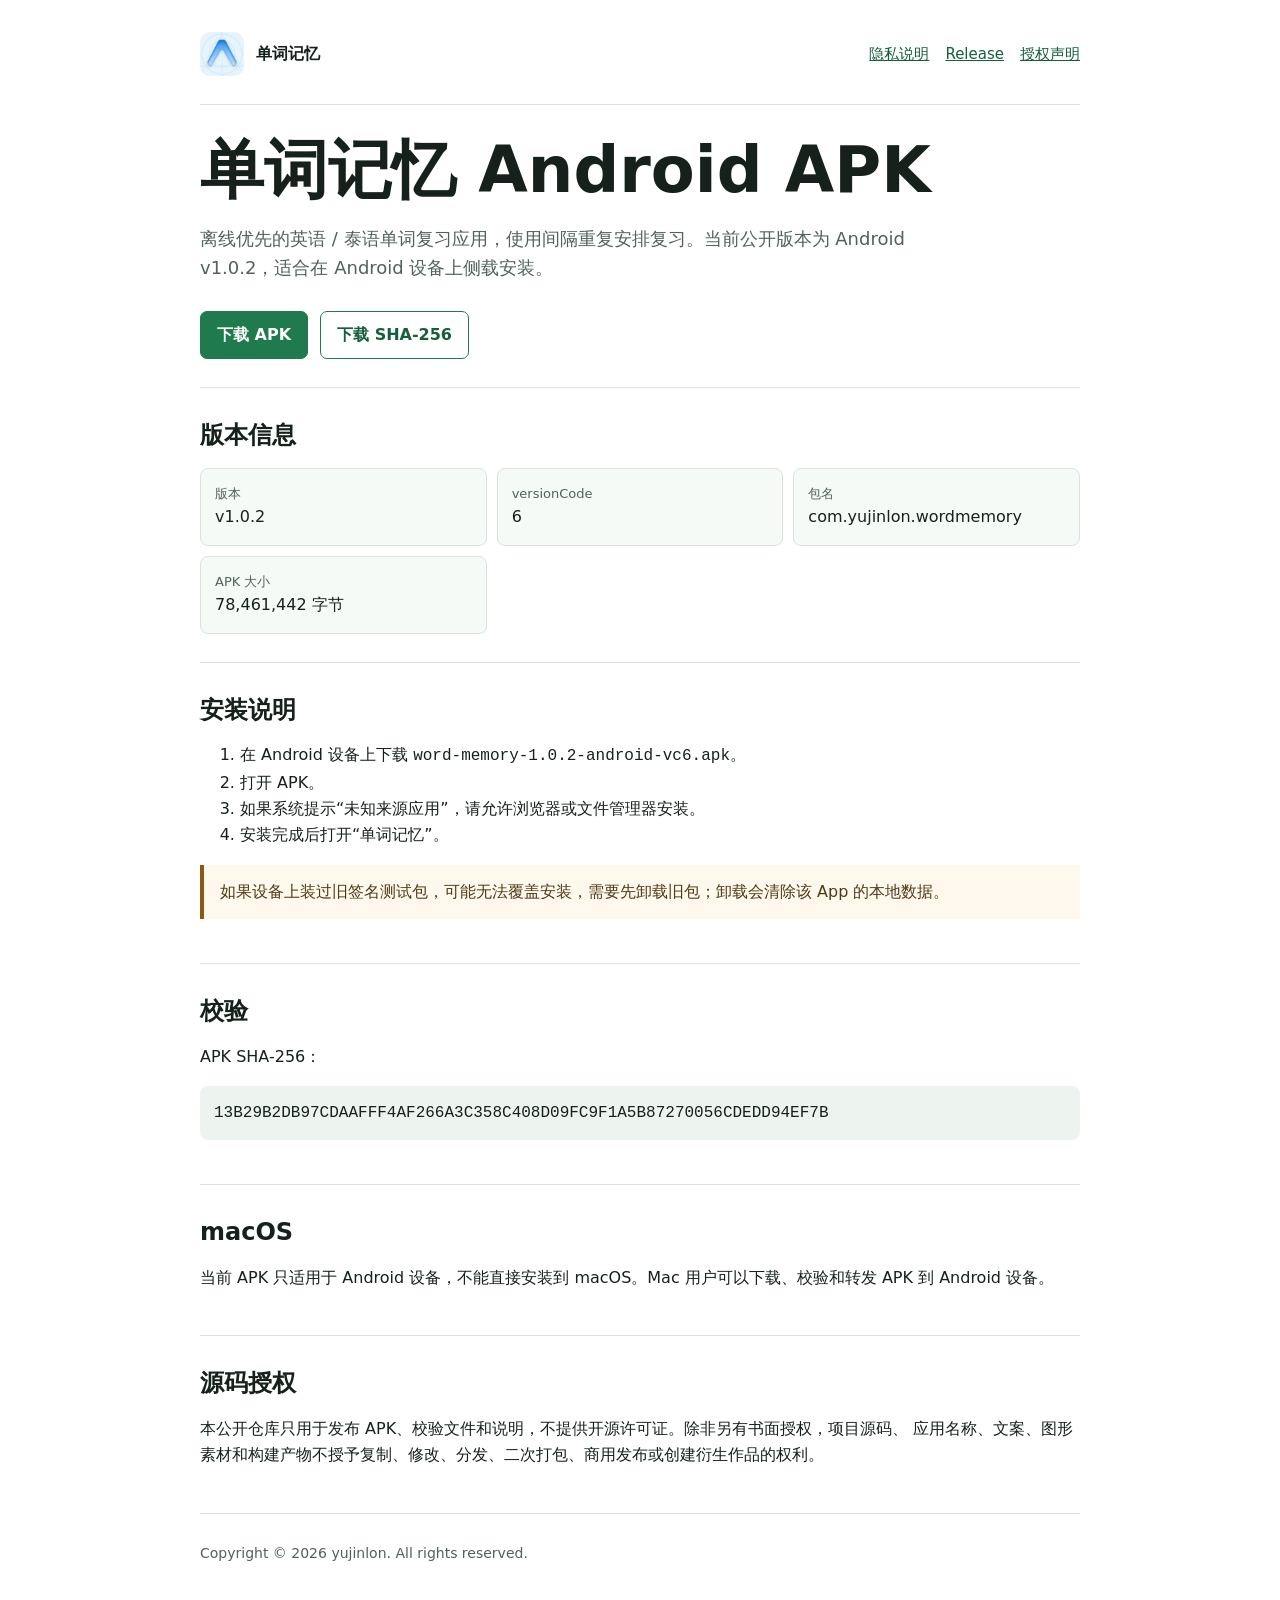
<file: docs/index.html>
<!doctype html>
<html lang="zh-CN">
  <head>
    <meta charset="utf-8" />
    <meta name="viewport" content="width=device-width, initial-scale=1" />
    <title>单词记忆 Android APK 下载</title>
    <meta
      name="description"
      content="单词记忆 Android APK 公开下载页，包含安装说明、SHA-256 校验和隐私说明。"
    />
    <link rel="icon" href="assets/icon.png" />
    <link rel="stylesheet" href="styles.css" />
  </head>
  <body>
    <main class="shell">
      <header class="topbar">
        <div class="brand">
          <img src="assets/icon.png" alt="单词记忆图标" />
          <span>单词记忆</span>
        </div>
        <nav class="nav" aria-label="主要链接">
          <a href="privacy.html">隐私说明</a>
          <a href="https://github.com/yujinlon/word-memory/releases/tag/android-v1.0.2-vc6">Release</a>
          <a href="https://github.com/yujinlon/word-memory/blob/main/NOTICE.md">授权声明</a>
        </nav>
      </header>

      <section class="hero">
        <h1><span class="title-line">单词记忆</span> <span class="title-line">Android APK</span></h1>
        <p>
          离线优先的英语 / 泰语单词复习应用，使用间隔重复安排复习。当前公开版本为
          Android v1.0.2，适合在 Android 设备上侧载安装。
        </p>
        <div class="actions">
          <a
            class="button"
            href="https://github.com/yujinlon/word-memory/releases/download/android-v1.0.2-vc6/word-memory-1.0.2-android-vc6.apk"
            >下载 APK</a
          >
          <a
            class="button secondary"
            href="https://github.com/yujinlon/word-memory/releases/download/android-v1.0.2-vc6/word-memory-1.0.2-android-vc6.sha256.txt"
            >下载 SHA-256</a
          >
        </div>
      </section>

      <section>
        <h2>版本信息</h2>
        <div class="meta">
          <div><span class="label">版本</span>v1.0.2</div>
          <div><span class="label">versionCode</span>6</div>
          <div><span class="label">包名</span>com.yujinlon.wordmemory</div>
          <div><span class="label">APK 大小</span>78,461,442 字节</div>
        </div>
      </section>

      <section>
        <h2>安装说明</h2>
        <ol>
          <li>在 Android 设备上下载 <code>word-memory-1.0.2-android-vc6.apk</code>。</li>
          <li>打开 APK。</li>
          <li>如果系统提示“未知来源应用”，请允许浏览器或文件管理器安装。</li>
          <li>安装完成后打开“单词记忆”。</li>
        </ol>
        <p class="notice">
          如果设备上装过旧签名测试包，可能无法覆盖安装，需要先卸载旧包；卸载会清除该 App
          的本地数据。
        </p>
      </section>

      <section>
        <h2>校验</h2>
        <p>APK SHA-256：</p>
        <pre><code>13B29B2DB97CDAAFFF4AF266A3C358C408D09FC9F1A5B87270056CDEDD94EF7B</code></pre>
      </section>

      <section>
        <h2>macOS</h2>
        <p>
          当前 APK 只适用于 Android 设备，不能直接安装到 macOS。Mac 用户可以下载、校验和转发
          APK 到 Android 设备。
        </p>
      </section>

      <section>
        <h2>源码授权</h2>
        <p>
          本公开仓库只用于发布 APK、校验文件和说明，不提供开源许可证。除非另有书面授权，项目源码、
          应用名称、文案、图形素材和构建产物不授予复制、修改、分发、二次打包、商用发布或创建衍生作品的权利。
        </p>
      </section>

      <footer>
        <span>Copyright © 2026 yujinlon. All rights reserved.</span>
      </footer>
    </main>
  </body>
</html>
</file>
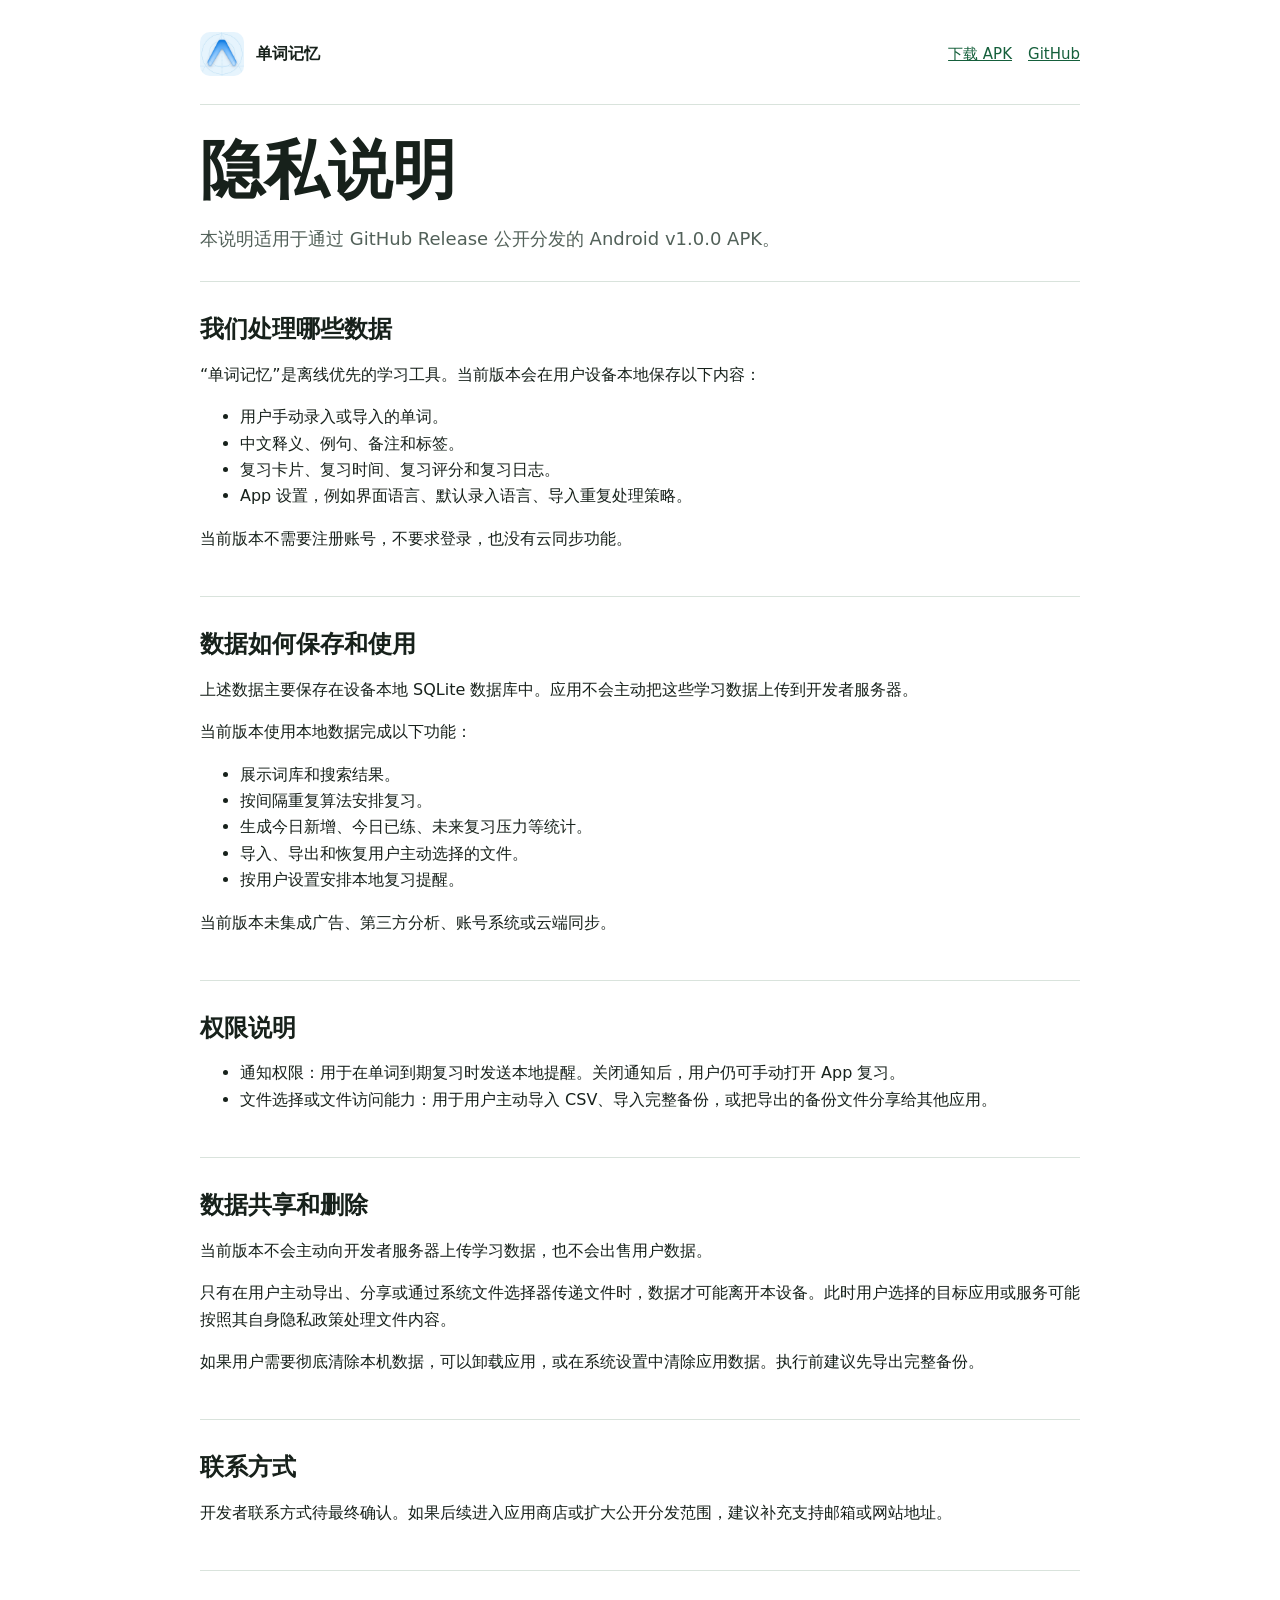
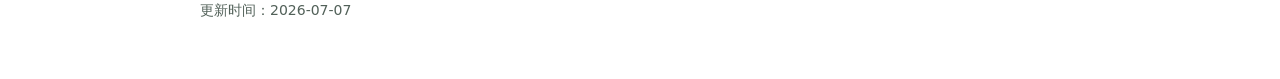
<file: docs/privacy.html>
<!doctype html>
<html lang="zh-CN">
  <head>
    <meta charset="utf-8" />
    <meta name="viewport" content="width=device-width, initial-scale=1" />
    <title>单词记忆隐私说明</title>
    <meta name="description" content="单词记忆 Android v1.0.0 隐私说明。" />
    <link rel="icon" href="assets/icon.png" />
    <link rel="stylesheet" href="styles.css" />
  </head>
  <body>
    <main class="shell">
      <header class="topbar">
        <div class="brand">
          <img src="assets/icon.png" alt="单词记忆图标" />
          <span>单词记忆</span>
        </div>
        <nav class="nav" aria-label="主要链接">
          <a href="index.html">下载 APK</a>
          <a href="https://github.com/yujinlon/word-memory">GitHub</a>
        </nav>
      </header>

      <section class="hero">
        <h1>隐私说明</h1>
        <p>本说明适用于通过 GitHub Release 公开分发的 Android v1.0.0 APK。</p>
      </section>

      <section>
        <h2>我们处理哪些数据</h2>
        <p>“单词记忆”是离线优先的学习工具。当前版本会在用户设备本地保存以下内容：</p>
        <ul>
          <li>用户手动录入或导入的单词。</li>
          <li>中文释义、例句、备注和标签。</li>
          <li>复习卡片、复习时间、复习评分和复习日志。</li>
          <li>App 设置，例如界面语言、默认录入语言、导入重复处理策略。</li>
        </ul>
        <p>当前版本不需要注册账号，不要求登录，也没有云同步功能。</p>
      </section>

      <section>
        <h2>数据如何保存和使用</h2>
        <p>上述数据主要保存在设备本地 SQLite 数据库中。应用不会主动把这些学习数据上传到开发者服务器。</p>
        <p>当前版本使用本地数据完成以下功能：</p>
        <ul>
          <li>展示词库和搜索结果。</li>
          <li>按间隔重复算法安排复习。</li>
          <li>生成今日新增、今日已练、未来复习压力等统计。</li>
          <li>导入、导出和恢复用户主动选择的文件。</li>
          <li>按用户设置安排本地复习提醒。</li>
        </ul>
        <p>当前版本未集成广告、第三方分析、账号系统或云端同步。</p>
      </section>

      <section>
        <h2>权限说明</h2>
        <ul>
          <li>通知权限：用于在单词到期复习时发送本地提醒。关闭通知后，用户仍可手动打开 App 复习。</li>
          <li>文件选择或文件访问能力：用于用户主动导入 CSV、导入完整备份，或把导出的备份文件分享给其他应用。</li>
        </ul>
      </section>

      <section>
        <h2>数据共享和删除</h2>
        <p>当前版本不会主动向开发者服务器上传学习数据，也不会出售用户数据。</p>
        <p>
          只有在用户主动导出、分享或通过系统文件选择器传递文件时，数据才可能离开本设备。此时用户选择的目标应用或服务可能按照其自身隐私政策处理文件内容。
        </p>
        <p>如果用户需要彻底清除本机数据，可以卸载应用，或在系统设置中清除应用数据。执行前建议先导出完整备份。</p>
      </section>

      <section>
        <h2>联系方式</h2>
        <p>开发者联系方式待最终确认。如果后续进入应用商店或扩大公开分发范围，建议补充支持邮箱或网站地址。</p>
      </section>

      <footer>
        <span>更新时间：2026-07-07</span>
      </footer>
    </main>
  </body>
</html>
</file>
<file: docs/styles.css>
:root {
  color-scheme: light;
  --ink: #17211b;
  --muted: #526159;
  --line: #d9e3dc;
  --surface: #f6faf7;
  --accent: #1f7a4d;
  --accent-dark: #155f3b;
  --warn: #8a5a12;
  --max: 920px;
  font-family:
    Inter, ui-sans-serif, system-ui, -apple-system, BlinkMacSystemFont, "Segoe UI",
    "Noto Sans SC", sans-serif;
}

* {
  box-sizing: border-box;
}

body {
  margin: 0;
  background: #ffffff;
  color: var(--ink);
  line-height: 1.65;
}

a {
  color: var(--accent-dark);
}

.shell {
  max-width: var(--max);
  margin: 0 auto;
  padding: 32px 20px 56px;
}

.topbar {
  display: flex;
  align-items: center;
  justify-content: space-between;
  gap: 16px;
  padding-bottom: 28px;
}

.brand {
  display: flex;
  align-items: center;
  gap: 12px;
  font-weight: 700;
}

.brand img {
  width: 44px;
  height: 44px;
  border-radius: 10px;
}

.nav {
  display: flex;
  gap: 16px;
  font-size: 15px;
}

.hero {
  display: grid;
  grid-template-columns: 1fr;
  gap: 20px;
  padding: 32px 0 28px;
  border-top: 1px solid var(--line);
  border-bottom: 1px solid var(--line);
}

.hero h1 {
  margin: 0;
  max-width: 760px;
  font-size: clamp(34px, 8vw, 64px);
  line-height: 1.04;
  letter-spacing: 0;
  overflow-wrap: anywhere;
  word-break: break-word;
}

.title-line {
  display: inline;
}

.hero p {
  margin: 0;
  max-width: 720px;
  color: var(--muted);
  font-size: 18px;
}

.actions {
  display: flex;
  flex-wrap: wrap;
  gap: 12px;
  margin-top: 8px;
}

.button {
  display: inline-flex;
  align-items: center;
  justify-content: center;
  min-height: 44px;
  padding: 10px 16px;
  border: 1px solid var(--accent);
  border-radius: 7px;
  background: var(--accent);
  color: #ffffff;
  font-weight: 700;
  text-decoration: none;
}

.button.secondary {
  background: transparent;
  color: var(--accent-dark);
}

section {
  padding: 28px 0;
  border-bottom: 1px solid var(--line);
}

h2 {
  margin: 0 0 12px;
  font-size: 24px;
  letter-spacing: 0;
}

p,
ul,
ol {
  margin-top: 0;
}

.meta {
  display: grid;
  grid-template-columns: repeat(auto-fit, minmax(220px, 1fr));
  gap: 10px;
}

.meta div {
  padding: 14px;
  border: 1px solid var(--line);
  border-radius: 8px;
  background: var(--surface);
}

.label {
  display: block;
  color: var(--muted);
  font-size: 13px;
}

code,
pre {
  font-family: "Cascadia Mono", "SFMono-Regular", Consolas, monospace;
}

pre {
  overflow-x: auto;
  padding: 14px;
  border-radius: 8px;
  background: #edf4ef;
}

.notice {
  padding: 14px 16px;
  border-left: 4px solid var(--warn);
  background: #fff8ec;
  color: #4f3a16;
}

footer {
  padding-top: 28px;
  color: var(--muted);
  font-size: 14px;
}

@media (max-width: 640px) {
  .topbar {
    align-items: flex-start;
    flex-direction: column;
  }

  .nav {
    flex-wrap: wrap;
  }

  .hero h1 {
    font-size: 40px;
    line-height: 1.08;
  }

  .hero h1 .title-line {
    display: block;
  }

  .meta {
    grid-template-columns: 1fr;
  }

  pre {
    white-space: pre-wrap;
    overflow-wrap: anywhere;
  }
}
</file>
